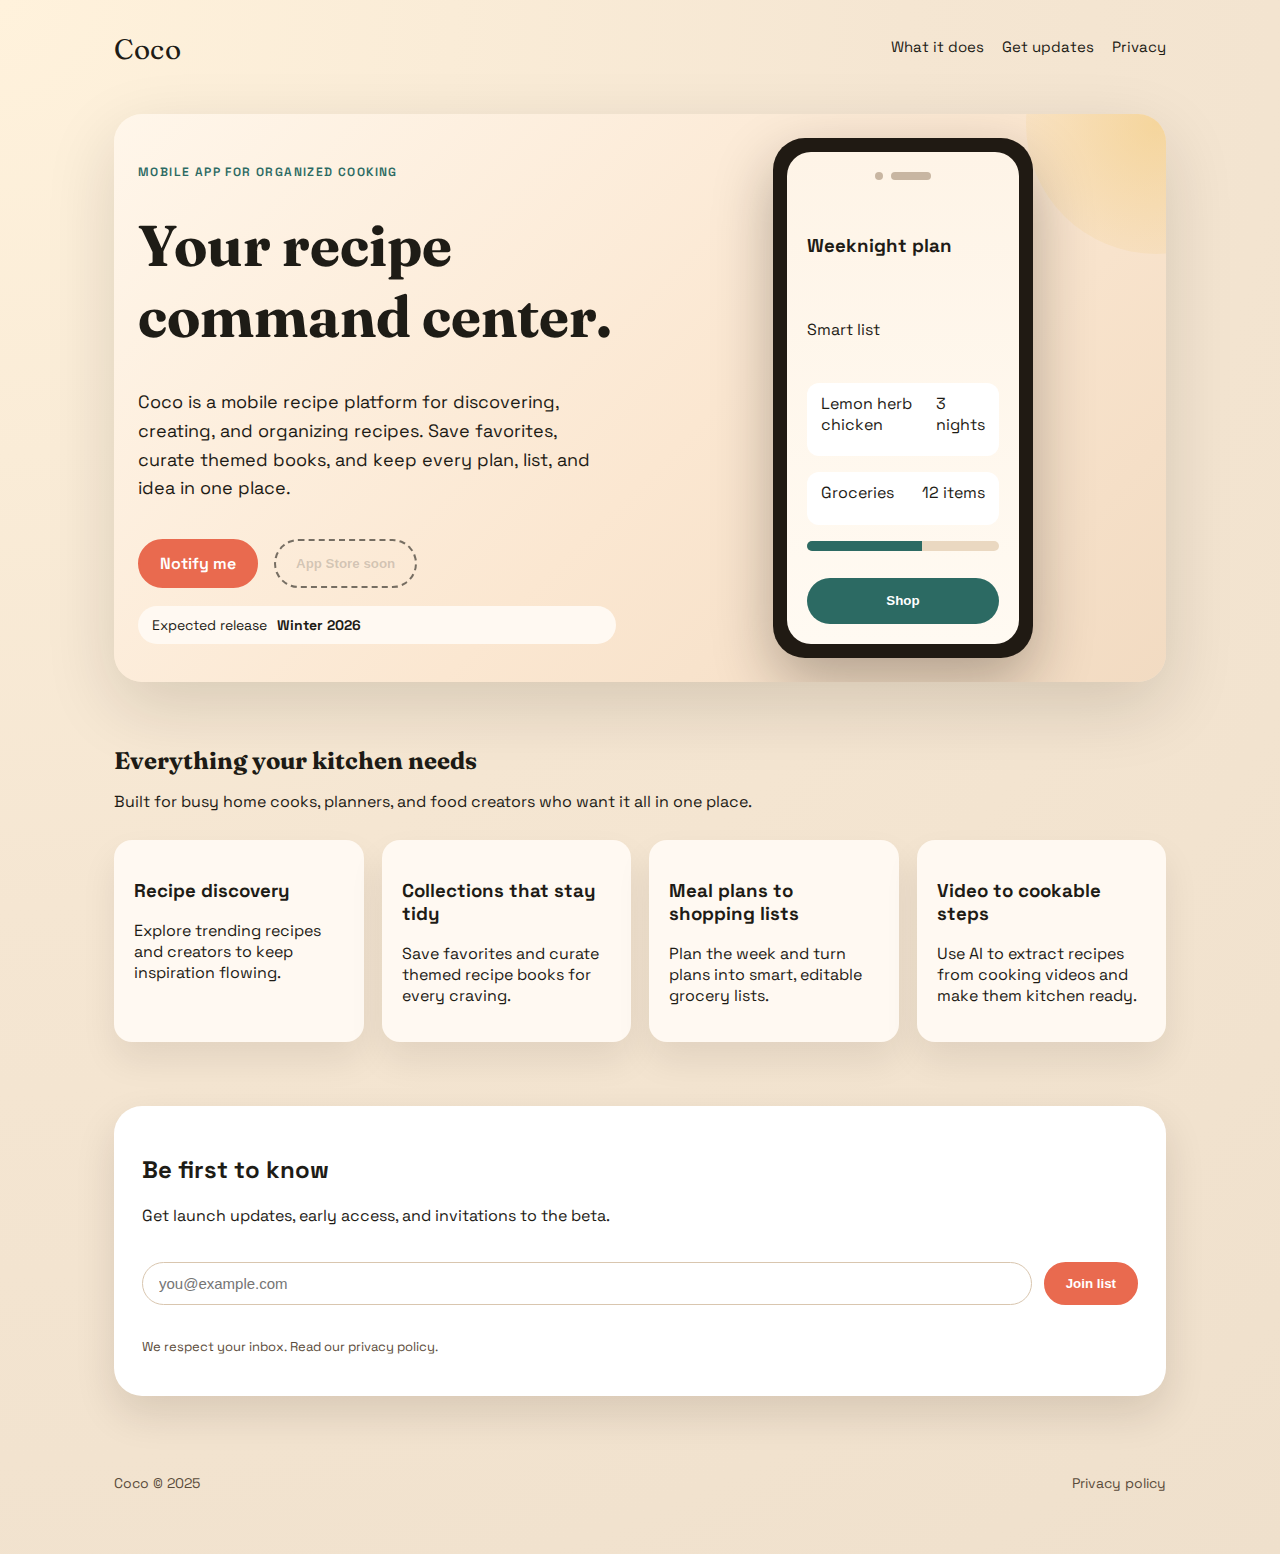
<file: index.html>
<!doctype html>
<html lang="en">
  <head>
    <meta charset="utf-8">
    <meta name="viewport" content="width=device-width, initial-scale=1">
    <title>Coco — your recipe command center</title>
    <meta name="description" content="Coco is a mobile recipe platform for discovering, creating, and organizing recipes, with smart meal plans, shopping lists, and video-to-recipe AI.">
    <link rel="stylesheet" href="styles.css">
    <link rel="preconnect" href="https://fonts.googleapis.com">
    <link rel="preconnect" href="https://fonts.gstatic.com" crossorigin>
    <link href="https://fonts.googleapis.com/css2?family=Space+Grotesk:wght@400;500;600;700&family=Fraunces:opsz,wght@9..144,500;9..144,700&display=swap" rel="stylesheet">
  </head>
  <body>
    <div class="page">
      <header class="site-header">
        <div class="logo">Coco</div>
        <nav class="nav-links">
          <a href="#features">What it does</a>
          <a href="#notify">Get updates</a>
          <a href="privacy.html">Privacy</a>
        </nav>
      </header>

      <main>
        <section class="hero">
          <div class="hero-copy">
            <p class="eyebrow">Mobile app for organized cooking</p>
            <h1>Your recipe command center.</h1>
            <p class="lead">
              Coco is a mobile recipe platform for discovering, creating, and organizing
              recipes. Save favorites, curate themed books, and keep every plan, list, and
              idea in one place.
            </p>
            <div class="hero-actions">
              <a class="btn primary" href="#notify">Notify me</a>
              <button class="btn ghost" type="button" disabled>App Store soon</button>
            </div>
            <div class="launch-note">
              <span>Expected release</span>
              <strong>Winter 2026</strong>
            </div>
          </div>
          <div class="hero-visual" aria-hidden="true">
            <div class="phone">
              <div class="phone-screen">
                <div class="screen-top">
                  <div class="dot"></div>
                  <div class="pill"></div>
                </div>
                <h3>Weeknight plan</h3>
                <p>Smart list</p>
                <div class="ritual">
                  <span>Lemon herb chicken</span>
                  <span>3 nights</span>
                </div>
                <div class="ritual">
                  <span>Groceries</span>
                  <span>12 items</span>
                </div>
                <div class="progress">
                  <div class="progress-bar"></div>
                </div>
                <button class="mini-btn" type="button">Shop</button>
              </div>
            </div>
            <div class="glow-circle"></div>
          </div>
        </section>

        <section id="features" class="features">
          <div class="section-head">
            <h2>Everything your kitchen needs</h2>
            <p>Built for busy home cooks, planners, and food creators who want it all in one place.</p>
          </div>
          <div class="feature-grid">
            <article>
              <h3>Recipe discovery</h3>
              <p>Explore trending recipes and creators to keep inspiration flowing.</p>
            </article>
            <article>
              <h3>Collections that stay tidy</h3>
              <p>Save favorites and curate themed recipe books for every craving.</p>
            </article>
            <article>
              <h3>Meal plans to shopping lists</h3>
              <p>Plan the week and turn plans into smart, editable grocery lists.</p>
            </article>
            <article>
              <h3>Video to cookable steps</h3>
              <p>Use AI to extract recipes from cooking videos and make them kitchen ready.</p>
            </article>
          </div>
        </section>

        <section id="notify" class="notify">
          <div class="notify-card">
            <div>
              <h2>Be first to know</h2>
              <p>Get launch updates, early access, and invitations to the beta.</p>
            </div>
            <form class="notify-form">
              <label class="sr-only" for="email">Email address</label>
              <input id="email" name="email" type="email" placeholder="you@example.com" autocomplete="email">
              <button class="btn primary" type="button">Join list</button>
            </form>
            <p class="fine-print">We respect your inbox. Read our <a href="privacy.html">privacy policy</a>.</p>
          </div>
        </section>
      </main>

      <footer class="site-footer">
        <p>Coco © 2025</p>
        <a href="privacy.html">Privacy policy</a>
      </footer>
    </div>
  </body>
</html>
</file>
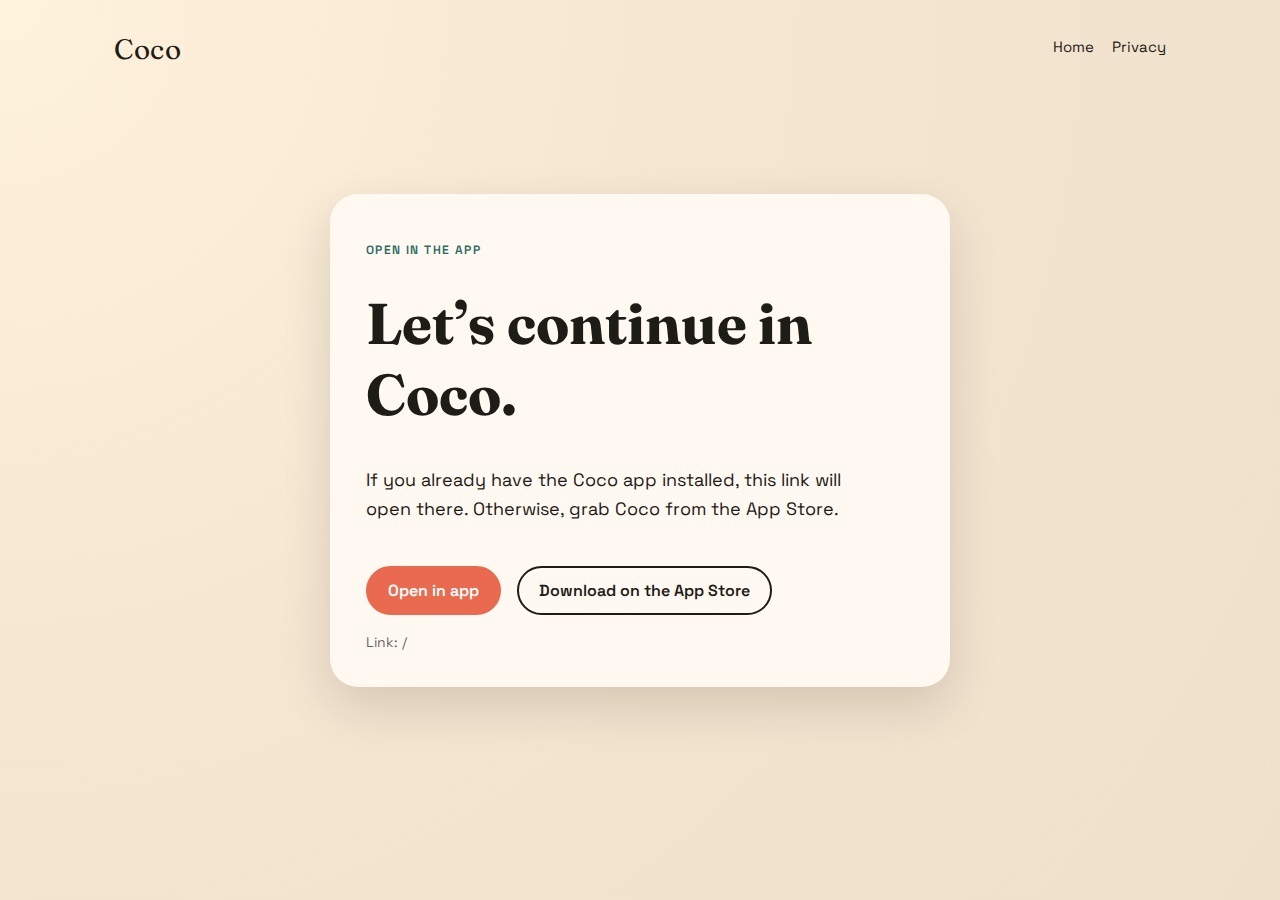
<file: app.html>
<!doctype html>
<html lang="en">
  <head>
    <meta charset="utf-8">
    <meta name="viewport" content="width=device-width, initial-scale=1">
    <title>Open in Coco</title>
    <meta name="description" content="Open this link in Coco for the best experience.">
    <meta property="og:title" content="Open in Coco">
    <meta property="og:description" content="Open this link in Coco for the best experience.">
    <meta property="og:type" content="website">
    <meta property="og:url" content="https://the-coco-app.com/app.html">
    <link rel="stylesheet" href="styles.css">
    <link rel="preconnect" href="https://fonts.googleapis.com">
    <link rel="preconnect" href="https://fonts.gstatic.com" crossorigin>
    <link href="https://fonts.googleapis.com/css2?family=Space+Grotesk:wght@400;500;600;700&family=Fraunces:opsz,wght@9..144,500;9..144,700&display=swap" rel="stylesheet">
  </head>
  <body>
    <div class="page">
      <header class="site-header">
        <div class="logo">Coco</div>
        <nav class="nav-links">
          <a href="index.html">Home</a>
          <a href="privacy.html">Privacy</a>
        </nav>
      </header>

      <main>
        <section class="app-landing">
          <div class="app-landing-card">
            <p class="eyebrow">Open in the app</p>
            <h1>Let’s continue in Coco.</h1>
            <p class="lead">
              If you already have the Coco app installed, this link will open there.
              Otherwise, grab Coco from the App Store.
            </p>
            <div class="hero-actions">
              <a class="btn primary" id="open-app" href="/">Open in app</a>
              <a class="btn" id="app-store" href="https://apps.apple.com/app/id6755340000" rel="noopener">
                Download on the App Store
              </a>
            </div>
            <p class="fine-print" id="path-preview">Link: /</p>
          </div>
        </section>
      </main>
    </div>

    <script>
      (function () {
        var params = new URLSearchParams(window.location.search);
        var path = params.get("path") || "/";
        var openLink = document.getElementById("open-app");
        var preview = document.getElementById("path-preview");

        openLink.setAttribute("href", path);
        preview.textContent = "Link: " + path;
      })();
    </script>
  </body>
</html>
</file>
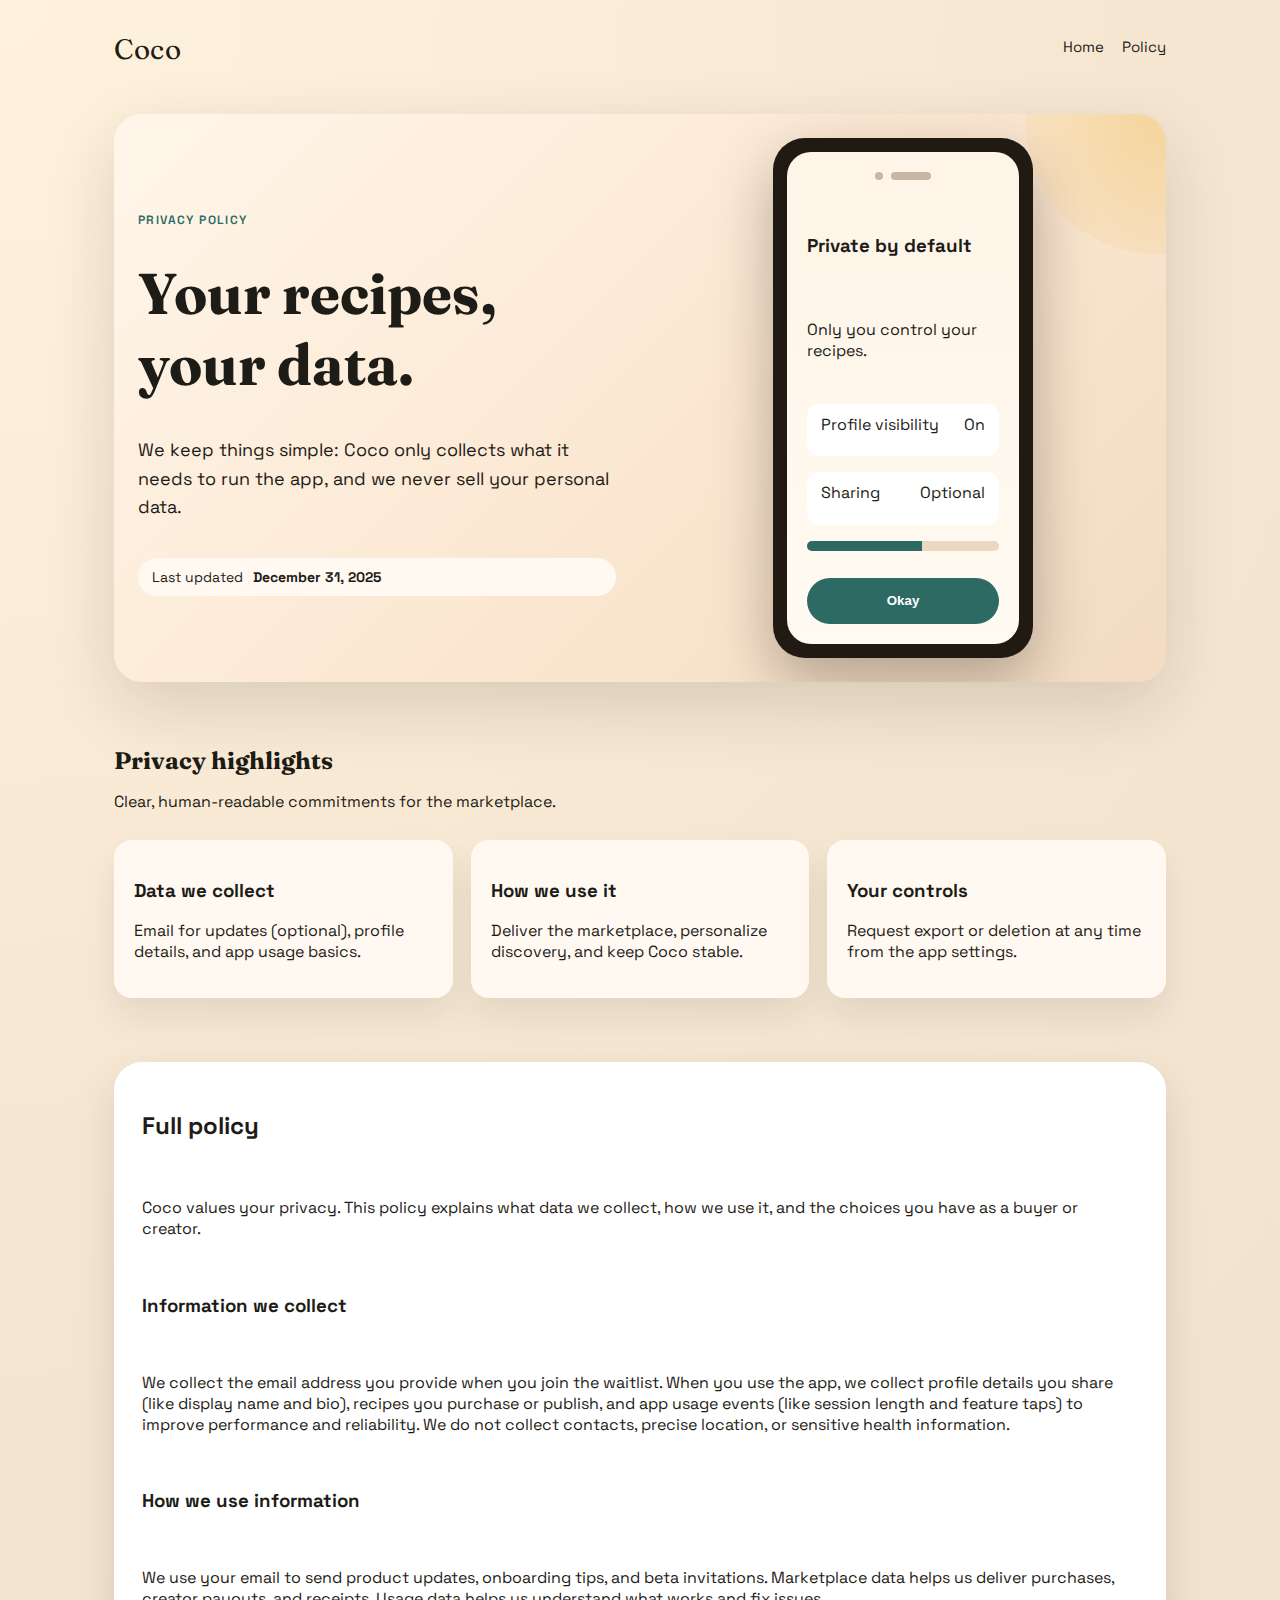
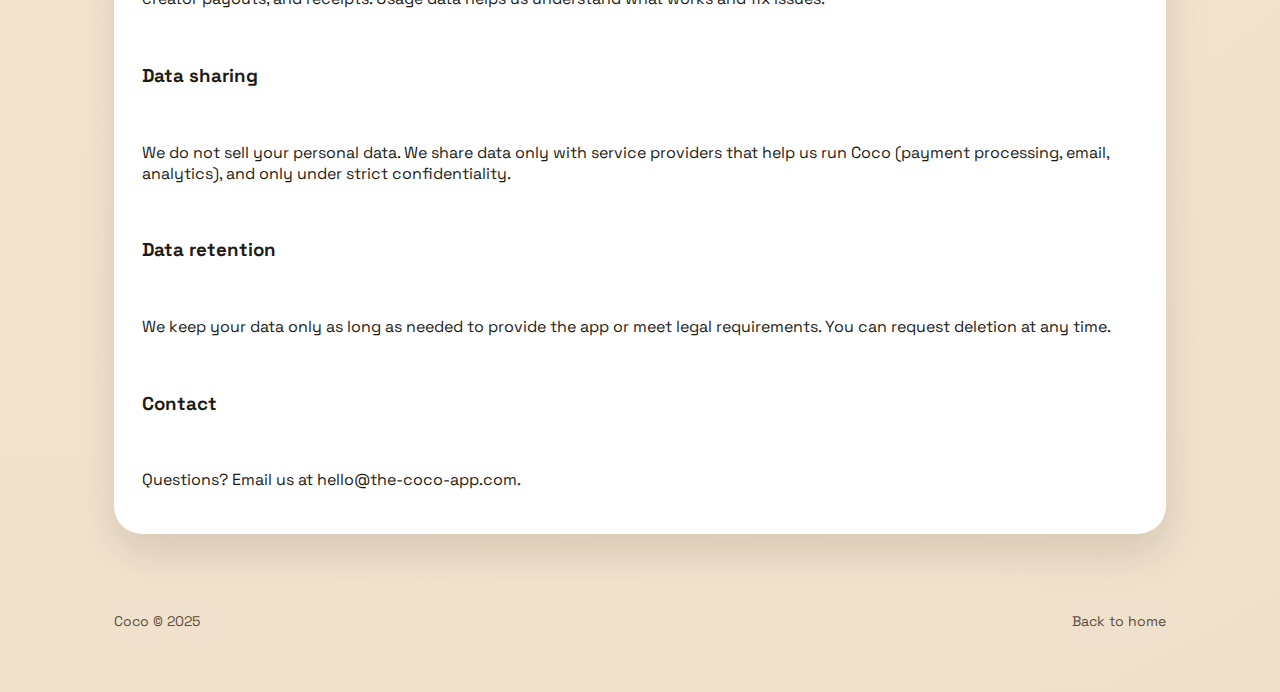
<file: privacy.html>
<!doctype html>
<html lang="en">
  <head>
    <meta charset="utf-8">
    <meta name="viewport" content="width=device-width, initial-scale=1">
    <title>Coco — privacy policy</title>
    <meta name="description" content="Privacy policy for Coco, the recipe marketplace app.">
    <link rel="stylesheet" href="styles.css">
    <link rel="preconnect" href="https://fonts.googleapis.com">
    <link rel="preconnect" href="https://fonts.gstatic.com" crossorigin>
    <link href="https://fonts.googleapis.com/css2?family=Space+Grotesk:wght@400;500;600;700&family=Fraunces:opsz,wght@9..144,500;9..144,700&display=swap" rel="stylesheet">
  </head>
  <body>
    <div class="page">
      <header class="site-header">
        <div class="logo">Coco</div>
        <nav class="nav-links">
          <a href="index.html">Home</a>
          <a href="#policy">Policy</a>
        </nav>
      </header>

      <main>
        <section class="hero">
          <div class="hero-copy">
            <p class="eyebrow">Privacy policy</p>
            <h1>Your recipes, your data.</h1>
            <p class="lead">
              We keep things simple: Coco only collects what it needs to run the
              app, and we never sell your personal data.
            </p>
            <div class="launch-note">
              <span>Last updated</span>
              <strong>December 31, 2025</strong>
            </div>
          </div>
          <div class="hero-visual" aria-hidden="true">
            <div class="phone">
              <div class="phone-screen">
                <div class="screen-top">
                  <div class="dot"></div>
                  <div class="pill"></div>
                </div>
                <h3>Private by default</h3>
                <p>Only you control your recipes.</p>
                <div class="ritual">
                  <span>Profile visibility</span>
                  <span>On</span>
                </div>
                <div class="ritual">
                  <span>Sharing</span>
                  <span>Optional</span>
                </div>
                <div class="progress">
                  <div class="progress-bar"></div>
                </div>
                <button class="mini-btn" type="button">Okay</button>
              </div>
            </div>
            <div class="glow-circle"></div>
          </div>
        </section>

        <section id="policy" class="features">
          <div class="section-head">
            <h2>Privacy highlights</h2>
            <p>Clear, human-readable commitments for the marketplace.</p>
          </div>
          <div class="feature-grid">
            <article>
              <h3>Data we collect</h3>
              <p>Email for updates (optional), profile details, and app usage basics.</p>
            </article>
            <article>
              <h3>How we use it</h3>
              <p>Deliver the marketplace, personalize discovery, and keep Coco stable.</p>
            </article>
            <article>
              <h3>Your controls</h3>
              <p>Request export or deletion at any time from the app settings.</p>
            </article>
          </div>
        </section>

        <section class="notify">
          <div class="notify-card">
            <h2>Full policy</h2>
            <p>
              Coco values your privacy. This policy explains what data we collect, how we
              use it, and the choices you have as a buyer or creator.
            </p>
            <h3>Information we collect</h3>
            <p>
              We collect the email address you provide when you join the waitlist. When
              you use the app, we collect profile details you share (like display name and
              bio), recipes you purchase or publish, and app usage events (like session
              length and feature taps) to improve performance and reliability. We do not
              collect contacts, precise location, or sensitive health information.
            </p>
            <h3>How we use information</h3>
            <p>
              We use your email to send product updates, onboarding tips, and beta
              invitations. Marketplace data helps us deliver purchases, creator payouts,
              and receipts. Usage data helps us understand what works and fix issues.
            </p>
            <h3>Data sharing</h3>
            <p>
              We do not sell your personal data. We share data only with service
              providers that help us run Coco (payment processing, email, analytics),
              and only under strict confidentiality.
            </p>
            <h3>Data retention</h3>
            <p>
              We keep your data only as long as needed to provide the app or meet legal
              requirements. You can request deletion at any time.
            </p>
            <h3>Contact</h3>
            <p>
              Questions? Email us at <a href="mailto:hello@the-coco-app.com">hello@the-coco-app.com</a>.
            </p>
          </div>
        </section>
      </main>

      <footer class="site-footer">
        <p>Coco © 2025</p>
        <a href="index.html">Back to home</a>
      </footer>
    </div>
  </body>
</html>
</file>
<file: styles.css>
:root {
  color-scheme: light;
  --ink: #1e1c16;
  --sand: #f6efe5;
  --coral: #e96a4f;
  --teal: #2c6a63;
  --citrine: #f1c76d;
  --cloud: #fff9f2;
  --shadow: rgba(31, 20, 6, 0.14);
  --radius-lg: 28px;
  --radius-md: 18px;
  --radius-sm: 12px;
}

*,
*::before,
*::after {
  box-sizing: border-box;
}

body {
  margin: 0;
  font-family: "Space Grotesk", system-ui, sans-serif;
  color: var(--ink);
  background: radial-gradient(circle at top left, #fff2dc 0%, #f5e6d2 45%, #efe0cc 100%);
  min-height: 100vh;
}

a {
  color: inherit;
  text-decoration: none;
}

.page {
  max-width: 1100px;
  margin: 0 auto;
  padding: 32px 24px 48px;
}

.site-header {
  display: flex;
  align-items: center;
  justify-content: space-between;
  gap: 24px;
  margin-bottom: 48px;
  animation: fadeUp 0.6s ease-out;
}

.logo {
  font-family: "Fraunces", "Times New Roman", serif;
  font-size: 28px;
  letter-spacing: 0.5px;
}

.nav-links {
  display: flex;
  gap: 18px;
  font-size: 15px;
}

.nav-links a {
  padding-bottom: 4px;
  border-bottom: 2px solid transparent;
}

.nav-links a:hover {
  border-color: var(--coral);
}

.hero {
  display: grid;
  grid-template-columns: repeat(auto-fit, minmax(280px, 1fr));
  gap: 48px;
  align-items: center;
  padding: 24px;
  border-radius: var(--radius-lg);
  background: linear-gradient(135deg, #fff6ea 0%, #fbe7d1 55%, #f2dbc2 100%);
  box-shadow: 0 24px 70px var(--shadow);
  position: relative;
  overflow: hidden;
}

.hero::after {
  content: "";
  position: absolute;
  right: -120px;
  top: -120px;
  width: 260px;
  height: 260px;
  border-radius: 50%;
  background: radial-gradient(circle, rgba(241, 199, 109, 0.5), rgba(241, 199, 109, 0));
}

.hero-copy {
  display: grid;
  gap: 18px;
  animation: fadeUp 0.8s ease-out;
}

.eyebrow {
  text-transform: uppercase;
  font-size: 12px;
  letter-spacing: 1.4px;
  color: var(--teal);
  font-weight: 600;
}

h1 {
  font-family: "Fraunces", "Times New Roman", serif;
  font-size: clamp(2.6rem, 6vw, 3.6rem);
  margin: 0;
}

.lead {
  font-size: 18px;
  line-height: 1.6;
  max-width: 480px;
}

.hero-actions {
  display: flex;
  gap: 16px;
  flex-wrap: wrap;
}

.btn {
  padding: 12px 20px;
  border-radius: 999px;
  border: 2px solid var(--ink);
  font-weight: 600;
  cursor: pointer;
  background: transparent;
}

.btn.primary {
  background: var(--coral);
  border-color: var(--coral);
  color: #fff;
}

.btn.ghost {
  opacity: 0.6;
  border-style: dashed;
}

.launch-note {
  display: inline-flex;
  align-items: center;
  gap: 10px;
  background: var(--cloud);
  padding: 10px 14px;
  border-radius: 999px;
  font-size: 14px;
}

.hero-visual {
  position: relative;
  display: flex;
  justify-content: center;
  animation: fadeUp 1s ease-out;
}

.phone {
  width: 260px;
  height: 520px;
  background: #201a13;
  border-radius: 32px;
  padding: 14px;
  box-shadow: 0 24px 60px rgba(23, 17, 11, 0.3);
}

.phone-screen {
  height: 100%;
  border-radius: 24px;
  background: linear-gradient(180deg, #fef4e7 0%, #fffaf2 100%);
  padding: 20px;
  display: grid;
  gap: 16px;
  font-family: "Space Grotesk", system-ui, sans-serif;
}

.screen-top {
  display: flex;
  justify-content: center;
  gap: 8px;
  margin-bottom: 8px;
}

.dot,
.pill {
  background: #c8b6a2;
  border-radius: 999px;
}

.dot {
  width: 8px;
  height: 8px;
}

.pill {
  width: 40px;
  height: 8px;
}

.ritual {
  display: flex;
  justify-content: space-between;
  padding: 10px 14px;
  background: #fff;
  border-radius: var(--radius-sm);
}

.progress {
  height: 10px;
  background: #ead8c1;
  border-radius: 999px;
  overflow: hidden;
}

.progress-bar {
  height: 100%;
  width: 60%;
  background: var(--teal);
}

.mini-btn {
  border: none;
  border-radius: 999px;
  padding: 10px;
  background: var(--teal);
  color: #fff;
  font-weight: 600;
}

.glow-circle {
  position: absolute;
  inset: auto 0 -30px auto;
  width: 160px;
  height: 160px;
  background: radial-gradient(circle, rgba(233, 106, 79, 0.5), rgba(233, 106, 79, 0));
  border-radius: 50%;
  z-index: -1;
}

.features,
.notify {
  margin-top: 64px;
  animation: fadeUp 1s ease-out;
}

.section-head {
  margin-bottom: 28px;
}

.section-head h2 {
  font-family: "Fraunces", "Times New Roman", serif;
  margin: 0 0 8px;
}

.feature-grid {
  display: grid;
  gap: 18px;
  grid-template-columns: repeat(auto-fit, minmax(220px, 1fr));
}

.feature-grid article {
  background: var(--cloud);
  padding: 20px;
  border-radius: var(--radius-md);
  box-shadow: 0 18px 35px rgba(29, 17, 7, 0.08);
}

.notify-card {
  background: #fff;
  padding: 28px;
  border-radius: var(--radius-lg);
  display: grid;
  gap: 20px;
  box-shadow: 0 18px 40px rgba(29, 17, 7, 0.12);
}

.notify-form {
  display: flex;
  flex-wrap: wrap;
  gap: 12px;
}

.notify-form input {
  flex: 1;
  min-width: 220px;
  padding: 12px 16px;
  border-radius: 999px;
  border: 1px solid #d9c6af;
  font-size: 15px;
}

.fine-print {
  font-size: 13px;
  color: #5b4c3b;
}

.site-footer {
  margin-top: 64px;
  display: flex;
  justify-content: space-between;
  align-items: center;
  font-size: 14px;
  color: #5b4c3b;
}

.sr-only {
  position: absolute;
  width: 1px;
  height: 1px;
  padding: 0;
  margin: -1px;
  overflow: hidden;
  clip: rect(0, 0, 0, 0);
  border: 0;
}

@media (max-width: 720px) {
  .site-header {
    flex-direction: column;
    align-items: flex-start;
  }

  .nav-links {
    flex-wrap: wrap;
  }

  .hero {
    padding: 20px;
  }

  .hero-actions {
    flex-direction: column;
    align-items: flex-start;
  }

  .site-footer {
    flex-direction: column;
    gap: 8px;
    align-items: flex-start;
  }
}

@keyframes fadeUp {
  from {
    opacity: 0;
    transform: translateY(16px);
  }
  to {
    opacity: 1;
    transform: translateY(0);
  }
}

.app-landing {
  display: grid;
  place-items: center;
  padding: 80px 16px;
}

.app-landing-card {
  max-width: 620px;
  width: 100%;
  background: var(--cloud);
  padding: 36px;
  border-radius: var(--radius-lg);
  box-shadow: 0 20px 50px var(--shadow);
  display: grid;
  gap: 18px;
  text-align: left;
}

.app-landing .hero-actions {
  margin-top: 6px;
}

.app-landing .fine-print {
  margin: 0;
  font-size: 14px;
  color: rgba(30, 28, 22, 0.7);
}
</file>
